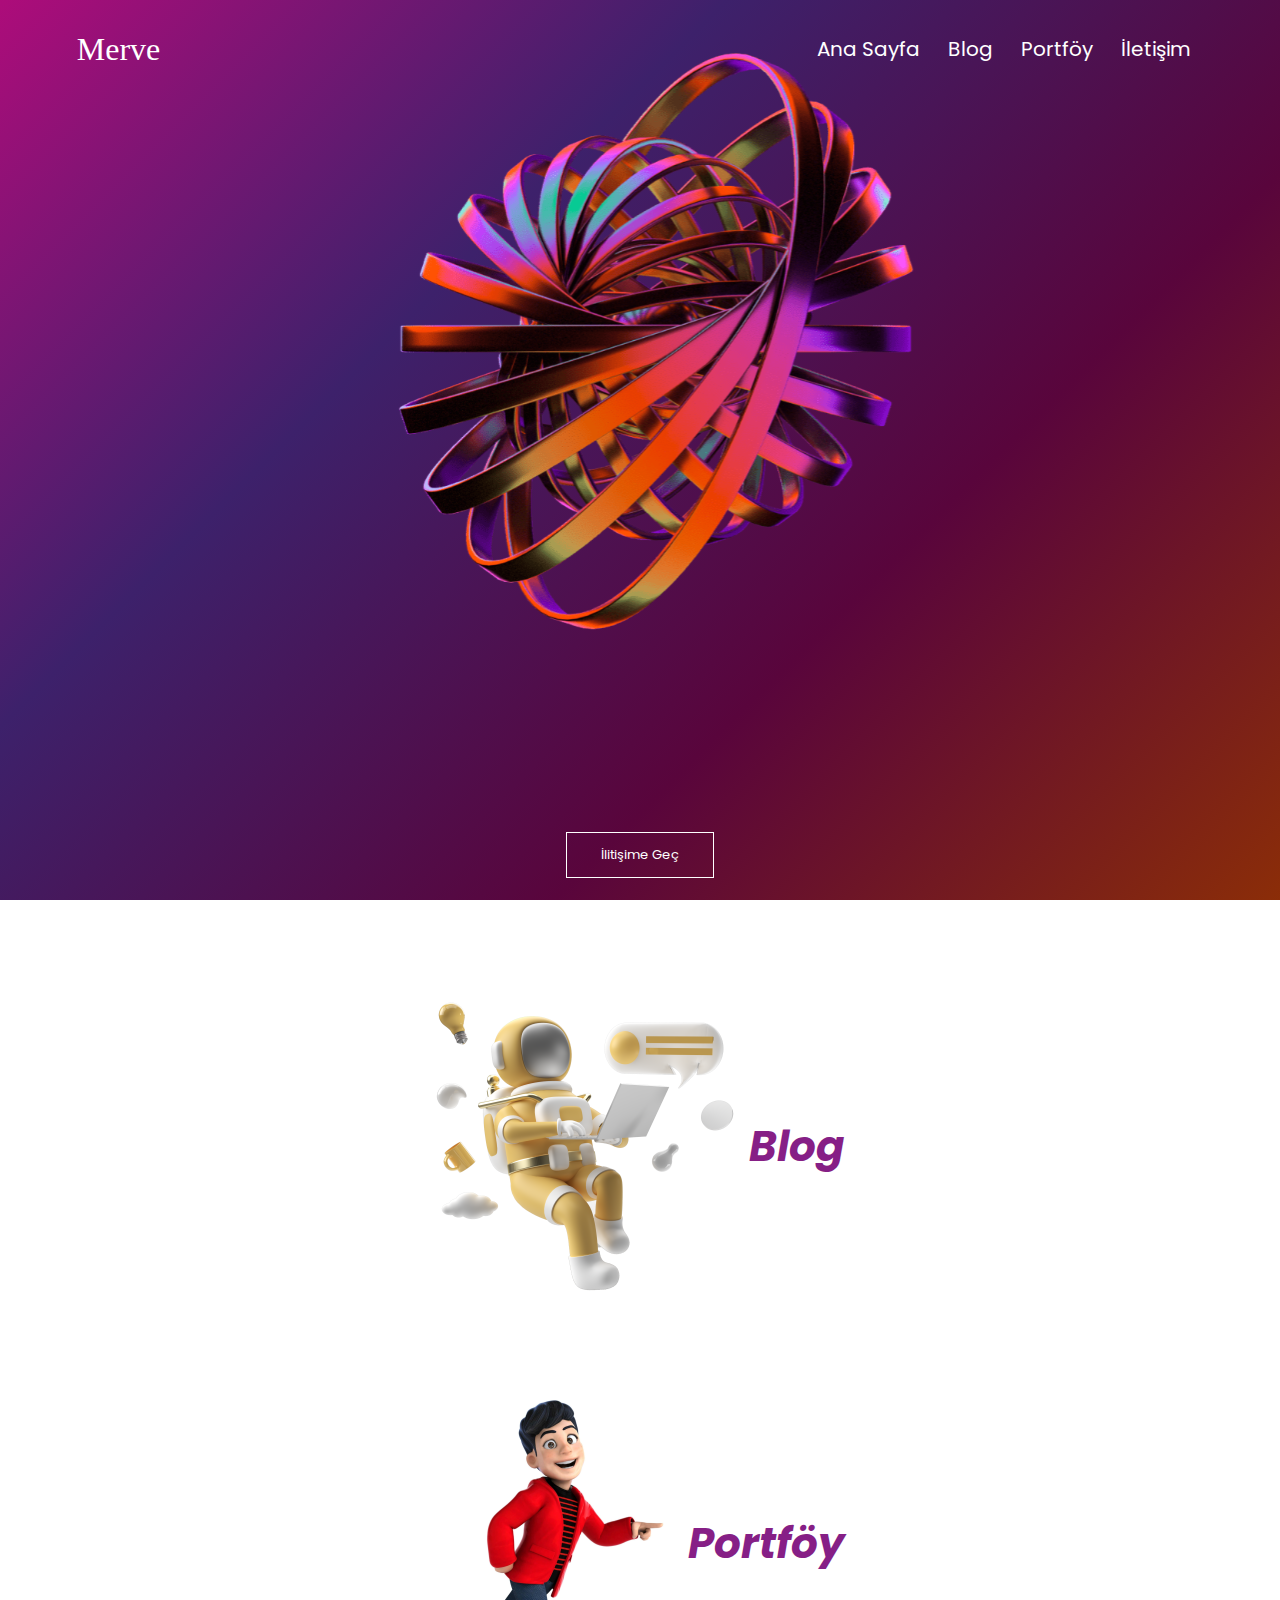
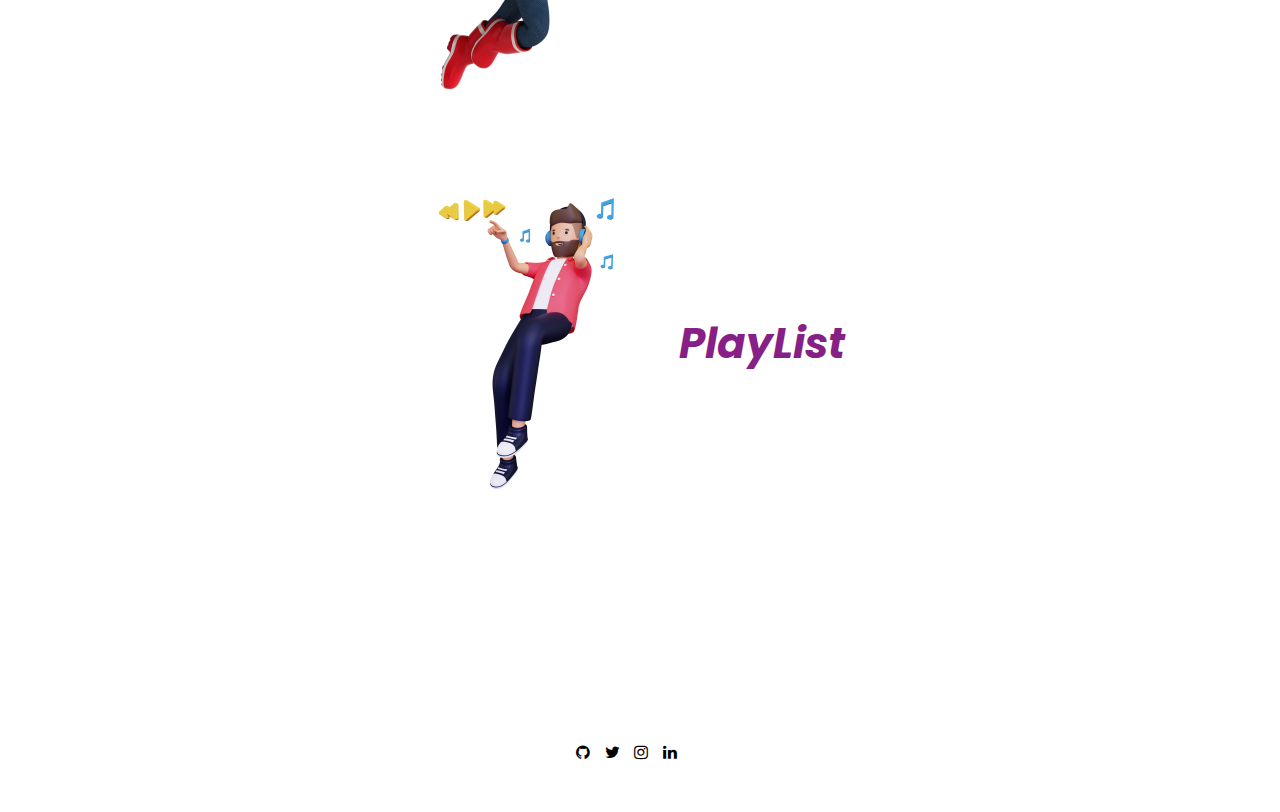
<file: index.html>
<!DOCTYPE html>
<html lang="tr">
<head>
    <meta charset="UTF-8">
    <meta http-equiv="X-UA-Compatible" content="IE=edge">
    <meta name="viewport" content="width=device-width, initial-scale=1.0">
    <title>Merve-Blog</title>
    <link rel="stylesheet" href="./style.css"/>
    <link rel="preconnect" href="https://fonts.gstatic.com" crossorigin>
    <link rel="stylesheet" href="https://fonts.googleapis.com/css2?family=Poppins:wght@100;200;300;400;600;700&display=swap">
    <link rel="stylesheet" href="https://cdnjs.cloudflare.com/ajax/libs/font-awesome/5.4.0/css/all.min.css">
    <link rel="preconnect" href="https://fonts.googleapis.com">
    <link rel="stylesheet" href="https://stackpath.bootstrapcdn.com/font-awesome/4.7.0/css/font-awesome.min.css">   
</head>
<body>
    <section class="header">
        <nav class="header_logo"> 
            <h6 class="isim_logo">Merve</h6>
            <input type="checkbox" id="chk">
            <label for="chk" class="show-menu-btn">
                <i class="fas fa-bars"></i> 
            </label>
            <div class="links" id="link">
                <ul>
                    <li><a href="/">Ana Sayfa</a></li>
                    <li><a href="blog.html">Blog</a></li>
                    <li><a href="portföy.html">Portföy</a></li>
                    <li><a href="iletişim.html">İletişim</a></li>
                    <label for="chk" class="hide-menu-btn">
                        <i class="fas fa-times"></i>
                    </label>
                </ul>
            </div> 
        </nav>
        <div class="iletişim">
            <a href="/iletişim.html">İlitişime Geç</a>
        </div>
    </section>

    <section class="avatarlar">
        <div class="avatar"> 
            <a href="/blog.html" class="avatar_blog"><img src="./assets/images/avatar_blog.webp"><h4>Blog</h4></a>
        </div>
        <div class="avatar">  
            <a href="/portföy.html" class="avatar_portföy"><img src="./assets/images/avatar_portföy.webp"><h4>Portföy</h4></a>
        </div>
        <div class="avatar">
            <a href="#" target="_blank" class="avatar_playlist"><img src="./assets/images/avatar_playlist.webp"><h4>PlayList</h4></a>
        </div>
    </section>

    <section class="social-media">
        <div class="icons">
            <a href="#" target="_blank"><i class="fa fa-github"></i></a>
            <a href="#" target="_blank"><i class="fa fa-twitter"></i></i></a>
            <a href="#" target="_blank"><i class="fa fa-instagram"></i></a>
            <a href="#" target="_blank"><i class="fa fa-linkedin"></i></a>   
        </div>
    </section>
</body> 
</html>
</file>
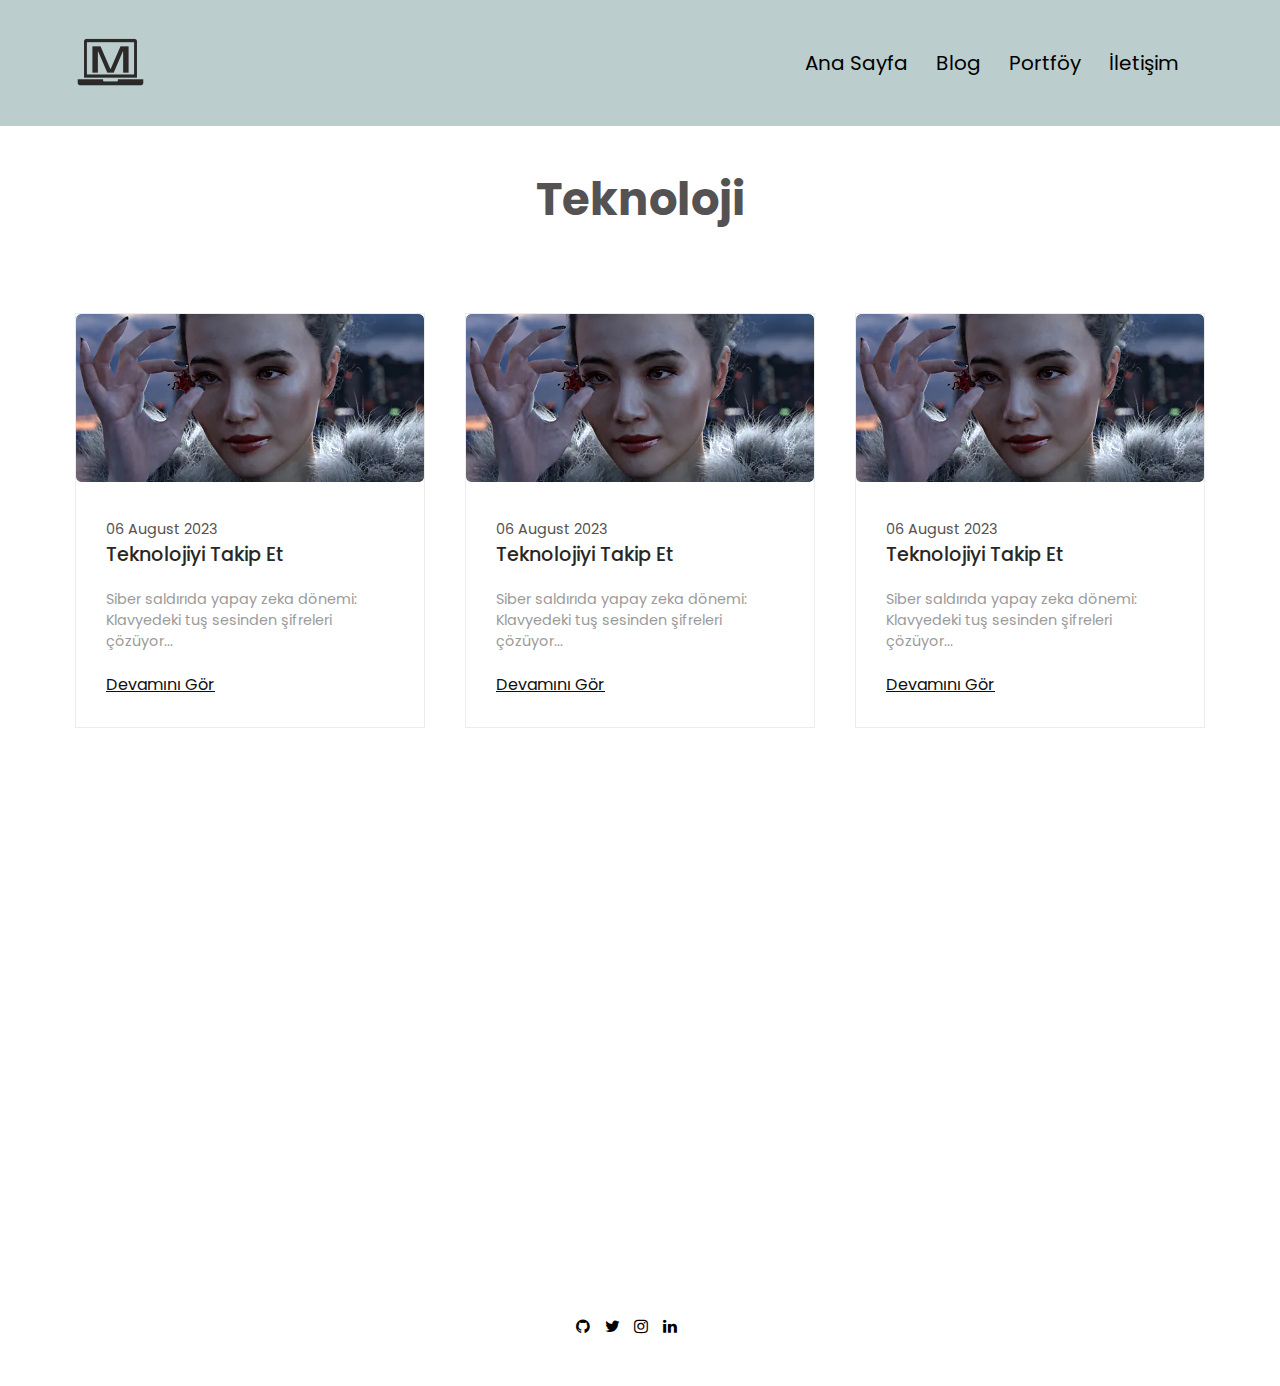
<file: blog.html>
<!DOCTYPE html>
<html lang="tr">
<head>
    <meta charset="UTF-8">
    <meta http-equiv="X-UA-Compatible" content="IE=edge">
    <meta name="viewport" content="width=device-width, initial-scale=1.0">
    <title>Merve-Blog</title>
    <link rel="stylesheet" href="./blog.css"/>
    <link rel="preconnect" href="https://fonts.gstatic.com" crossorigin>
    <link rel="stylesheet" href="https://fonts.googleapis.com/css2?family=Poppins:wght@100;200;300;400;600;700&display=swap">
    <link rel="stylesheet" href="https://cdnjs.cloudflare.com/ajax/libs/font-awesome/5.4.0/css/all.min.css">
    <link rel="preconnect" href="https://fonts.googleapis.com">
    <link rel="stylesheet" href="https://stackpath.bootstrapcdn.com/font-awesome/4.7.0/css/font-awesome.min.css">
    <link rel="stylesheet" href="https://use.fontawesome.com/releases/v5.7.2/css/all.css" integrity="sha384-fnmOCqbTlWIlj8LyTjo7mOUSt-"
    crossorigin="anonymous">
</head>
<body>
    <section class="header">
        <nav class="header_logo"> 
            <div class="m_logo" href="">
                <img src="./assets/images/m_logo.png">
            </div> 
            <input type="checkbox" id="chk">
            <label for="chk" class="show-menu-btn">
                <i class="fas fa-bars"></i> 
            </label>
                <ul class="menu">
                    <a href="/">Ana Sayfa</a>
                    <a href="/blog.html">Blog</a>
                    <a href="/portföy.html">Portföy</a>
                    <a href="/iletişim.html">İletişim</a>
                    <label for="chk" class="hide-menu-btn">
                        <i class="fas fa-times"></i>
                    </label>
                </ul>
        </nav>
    </section>

    <section id="blog">
        <div class="blog-heading">
            <h3>Teknoloji</h3>

        </div>
        <div class="blog-container">
            <div class="blog-box">
                <div class="blog-img">
                    <img src="assets/images/blog.webp" alt="Blog">
                </div>
                <div class="blog-text">
                    <span>
                        06 August 2023</span>
                        <a href="#" class="blog-title">Teknolojiyi Takip Et</a>
                        <p>Siber saldırıda yapay zeka dönemi: Klavyedeki tuş sesinden şifreleri çözüyor...</p>
                        <a href="#">Devamını Gör</a>
                    
                </div>
            </div>

            <div class="blog-box">
                <div class="blog-img">
                    <img src="assets/images/blog.webp" alt="Blog">
                </div>
                <div class="blog-text">
                    <span>
                        06 August 2023</span>
                        <a href="#" class="blog-title">Teknolojiyi Takip Et</a>
                        <p>Siber saldırıda yapay zeka dönemi: Klavyedeki tuş sesinden şifreleri çözüyor...</p>
                        <a href="#">Devamını Gör</a>
                    
                </div>
            </div>

            <div class="blog-box">
                <div class="blog-img">
                    <img src="assets/images/blog.webp" alt="Blog">
                </div>
                <div class="blog-text">
                    <span>
                        06 August 2023</span>
                        <a href="#" class="blog-title">Teknolojiyi Takip Et</a>
                        <p>Siber saldırıda yapay zeka dönemi: Klavyedeki tuş sesinden şifreleri çözüyor...</p>
                        <a href="#">Devamını Gör</a>
                    
                </div>
            </div>
        </div>

    </section>

    <section class="social-media">
        <div class="icons">
            <a href="#" target="_blank"><i class="fa fa-github"></i></a>
            <a href="#" target="_blank"><i class="fa fa-twitter"></i></i></a>
            <a href="#" target="_blank"><i class="fa fa-instagram"></i></a>
            <a href="#" target="_blank"><i class="fa fa-linkedin"></i></a>  
        </div>
    </section>
</body> 
</html>
</file>
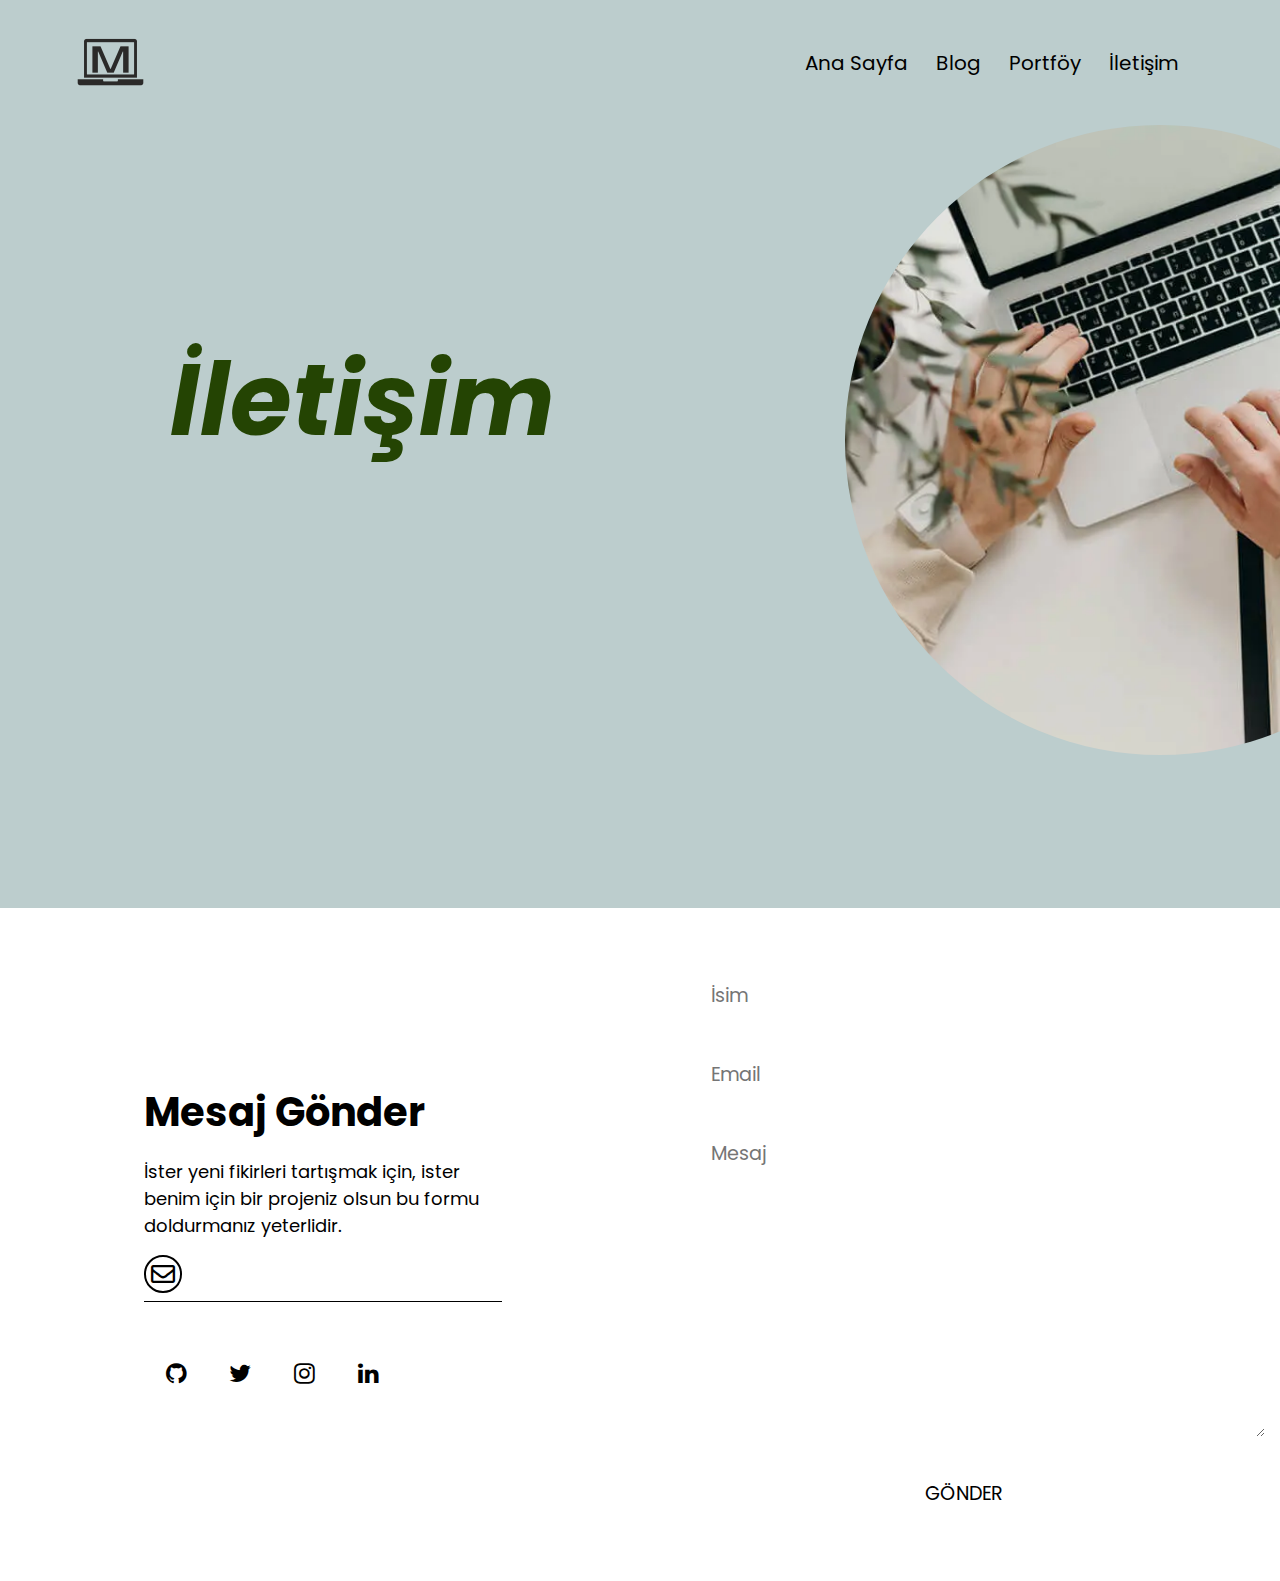
<file: iletişim.html>
<!DOCTYPE html>
<html lang="tr">
<head>
    <meta charset="UTF-8">
    <meta http-equiv="X-UA-Compatible" content="IE=edge">
    <meta name="viewport" content="width=device-width, initial-scale=1.0">
    <title>Merve-Blog</title>
    <link rel="stylesheet" href="./iletişim.css"/>
    <link rel="preconnect" href="https://fonts.gstatic.com" crossorigin>
    <link rel="stylesheet" href="https://fonts.googleapis.com/css2?family=Poppins:wght@100;200;300;400;600;700&display=swap">
    <link rel="stylesheet" href="https://cdnjs.cloudflare.com/ajax/libs/font-awesome/5.4.0/css/all.min.css">
    <link rel="preconnect" href="https://fonts.googleapis.com">
    <link rel="stylesheet" href="https://stackpath.bootstrapcdn.com/font-awesome/4.7.0/css/font-awesome.min.css">
    
</head>
<body>
    <section class="header">
        <nav class="header_logo"> 
            <div class="m_logo" href="">
                <img src="./assets/images/m_logo.png">
            </div> 
            <input type="checkbox" id="chk">
            <label for="chk" class="show-menu-btn">
                <i class="fas fa-bars"></i> 
            </label>
                <ul class="menu">
                    <a href="/">Ana Sayfa</a>
                    <a href="/blog.html">Blog</a>
                    <a href="/portföy.html">Portföy</a>
                    <a href="/iletişim.html">İletişim</a>
                    <label for="chk" class="hide-menu-btn">
                        <i class="fas fa-times"></i>
                    </label>
                </ul>
        </nav>
    </section>

    <section class="contact">
        <div class="title">
            <h1>İletişim</h1>
        </div>
        <div class="image"><img src="./assets/images/iletişim.webp"></div>
    </section>
    
    <section id="contact_area">
        <div class="contact_area_body">
            <div class="contact_area_left">
                <h1 class="title">Mesaj Gönder</h1>
                <p>İster yeni fikirleri tartışmak için, ister benim için bir projeniz olsun bu formu doldurmanız yeterlidir.</p>
                <div class="contact-element">
                    <i class="far fa-envelope"></i>
                    <a href="mailto:"></a>
                </div>
                <div class="social-media">
                    <a href="#" target="_blank"><i class="fa fa-github"></i></a>
                    <a href="#" target="_blank"><i class="fa fa-twitter"></i></i></a>
                    <a href="#" target="_blank"><i class="fa fa-instagram"></i></a>
                    <a href="#" target="_blank"><i class="fa fa-linkedin"></i></a>
                </div>    
            </div>
            <div class="contact_right">               
                <form action="" method="post">
                    <input type="text" name="text" id="text" placeholder="İsim">
                    <input type="email" name="email" id="email" placeholder="Email">
                    <textarea name="message" id="message" rows="10" placeholder="Mesaj"></textarea>
                    <button>GÖNDER</button>
                </form>
            </div>
        </div>
    </section>
</body> 
</html>
</file>
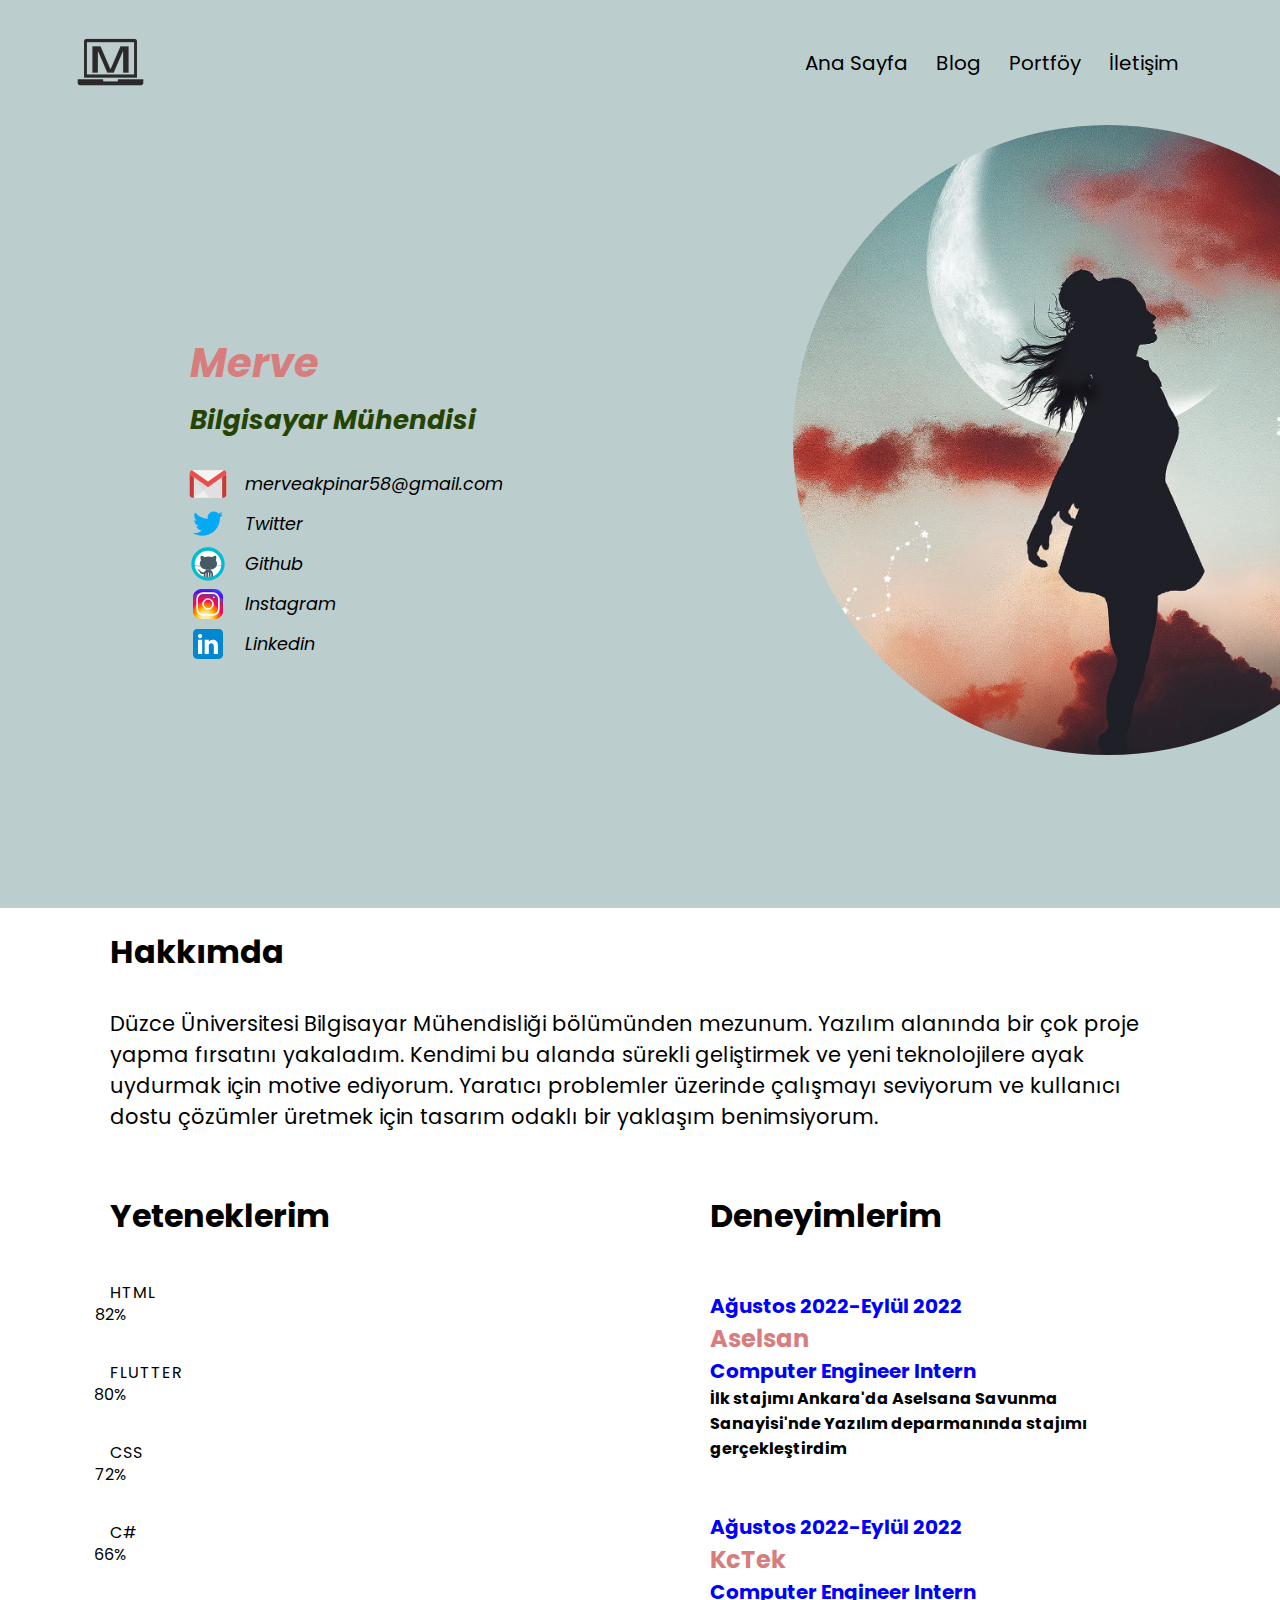
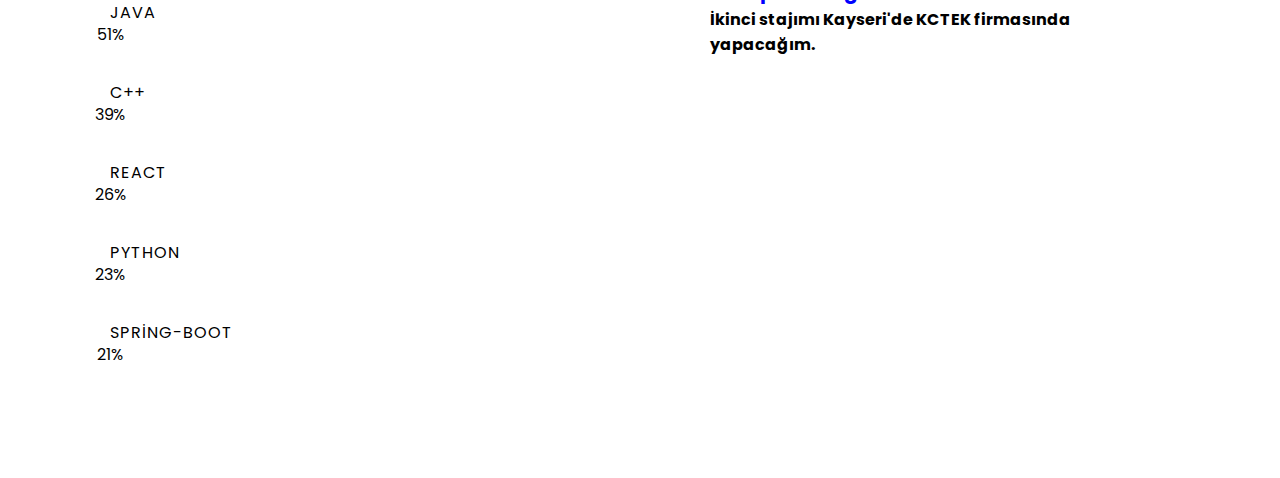
<file: portföy.html>
<!DOCTYPE html>
<html lang="tr">
<head>
    <meta charset="UTF-8">
    <meta http-equiv="X-UA-Compatible" content="IE=edge">
    <meta name="viewport" content="width=device-width, initial-scale=1.0">
    <title>Merve-Blog</title>
    <link rel="stylesheet" href="./portföy.css"/>
    <link rel="preconnect" href="https://fonts.gstatic.com" crossorigin>
    <link rel="stylesheet" href="https://fonts.googleapis.com/css2?family=Poppins:wght@100;200;300;400;600;700&display=swap">
    <link rel="stylesheet" href="https://cdnjs.cloudflare.com/ajax/libs/font-awesome/5.4.0/css/all.min.css">
    <link rel="preconnect" href="https://fonts.googleapis.com">
    <link rel="stylesheet" href="https://stackpath.bootstrapcdn.com/font-awesome/4.7.0/css/font-awesome.min.css">   
</head>
<body>
    <section class="header">
        <nav class="header_logo"> 
            <div class="m_logo" href="">
                <img src="./assets/images/m_logo.png">
            </div> 
            <input type="checkbox" id="chk">
            <label for="chk" class="show-menu-btn">
                <i class="fas fa-bars"></i> 
            </label>
                <ul class="menu">
                    <a href="/">Ana Sayfa</a>
                    <a href="/blog.html">Blog</a>
                    <a href="/portföy.html">Portföy</a>
                    <a href="/iletişim.html">İletişim</a>
                    <label for="chk" class="hide-menu-btn">
                        <i class="fas fa-times"></i>
                    </label>
                </ul>
        </nav>
    </section>

    <section id="genel-bilgi">
        <div class="row">
            <div class="bilgi-left">
                <h6 class="isim_logo">Merve</h6>
                <h6 class="meslek_logo">Bilgisayar Mühendisi</h6>
                <div class="social-media">
                    <a href="#" class="email"><img src="./assets/images/gmail.svg">merveakpinar58@gmail.com</a>
                    <a href="#" target="_blank"><img src="./assets/images/twitter.svg">Twitter</a>
                    <a href="#" target="_blank"><img src="./assets/images/github.svg">Github</a>
                    <a href="#" target="_blank"><img src="./assets/images/instagram.svg">Instagram</a>
                    <a href="#" target="_blank"><img src="./assets/images/linkedin.svg">Linkedin</a>
                </div>
            </div>
            <div class="bilgi-right">
                <div class="image"><img src="./assets/images/portföy.jpg"></div>
            </div>
        </div>
    </section>

    <section class="hakkimda">
        <h1>Hakkımda</h1>
        <p>Düzce Üniversitesi Bilgisayar Mühendisliği bölümünden mezunum. 
            Yazılım alanında bir çok proje yapma fırsatını yakaladım.
            Kendimi bu alanda sürekli geliştirmek ve yeni teknolojilere ayak uydurmak için motive ediyorum.
            Yaratıcı problemler üzerinde çalışmayı seviyorum ve kullanıcı dostu çözümler üretmek için tasarım odaklı bir yaklaşım benimsiyorum.</p>
    </section>

    <section class="deneyim">
        <div class="row">
            <div class="yeteneklerim">
                <h1>Yeteneklerim</h1>
                <h2>HTML</h2>
                <div class="progress-bar">
                    <div class="html"><span>82%</span></div>
                </div>
                <h2>FLUTTER</h2>
                <div class="progress-bar">
                    <div class="flutter"><span>80%</span></div>
                </div>
                <h2>CSS</h2>
                <div class="progress-bar">
                    <div class="css"><span>72%</span></div>
                </div>
                <h2>C#</h2>
                <div class="progress-bar">
                    <div class="c-hashtag"><span>66%</span></div>
                </div>
                <h2>JAVA</h2>
                <div class="progress-bar">
                    <div class="java"><span>51%</span></div>
                </div>
                <h2>C++</h2>
                <div class="progress-bar">
                    <div class="c-plus"><span>39%</span></div>
                </div>
                <h2>REACT</h2>
                <div class="progress-bar">
                    <div class="react"><span>26%</span></div>
                </div>
                <h2>PYTHON</h2>
                <div class="progress-bar">
                    <div class="python"><span>23%</span></div>
                </div>
                <h2>SPRİNG-BOOT</h2>
                <div class="progress-bar">
                    <div class="spring-boot"><span>21%</span></div>
                </div>
            </div>
            <div class="deneyimlerim">
                <h1>Deneyimlerim</h1>
                <div class="staj1">
                    <h3>Ağustos 2022-Eylül 2022</h3>
                    <h2>Aselsan</h2>
                    <h3>Computer Engineer Intern</h3>
                    <h6>İlk stajımı Ankara'da Aselsana Savunma Sanayisi'nde Yazılım deparmanında stajımı gerçekleştirdim</h6>
                </div>
                <div class="staj2">
                    <h3>Ağustos 2022-Eylül 2022</h3>
                    <h2>KcTek</h2>
                    <h3>Computer Engineer Intern</h3>
                    <h6>İkinci stajımı Kayseri'de KCTEK firmasında yapacağım.</h6>  
                </div> 
            </div>
        </div>   
    </section>
</body> 
</html>
</file>
<file: style.css>
*{
    padding: 0;
    margin:0;
    font-family: 'Poppins', sans-serif;
}
.header{
    min-height: 100vh;
    width: 100%;
    color: #fff; 
    background-image:url(assets/images/showcase.svg),linear-gradient(-45deg, rgb(139, 45, 8), rgb(89, 5, 60), rgb(61, 33, 107),rgb(173, 12, 122));
    background-repeat: no-repeat;
    background-position: center top;
    position: relative;
}
.header_logo{
    display: flex;
    padding: 2% 6%;
    justify-content: space-between;
    align-items: center;
}
.isim_logo{
    font-family: "Brush Script MT", cursive;
    font-size:xx-large ;
    cursor: pointer; 
    font-weight: 90; 
}
.links{
    flex: 1;
    text-align: right;
}
.links ul li{
    list-style: none;
    font-family: serif;
    display: inline-block;
    padding: 8px 12px;
    position: relative;
}
.links ul li a{
    color: #fff;
    text-decoration: none;
    font-size: 20px;
}
.links ul li::after{
    content: '';
    width: 0%;
    height: 2px;
    background: #8b2d08 ;
    display: block;
    margin: auto;
    transition: 0.5s;
}
.links ul li:hover::after{
    width: 100%;
}
.iletişim a {
    color: #fff;
    position: absolute;
    top:95%;
    left:50%;
    transform:translate(-50%,-50%);
    text-align: center;
    display: inline-block;
    text-decoration: none;
    border: 1px solid #fff;
    padding: 12px 34px;
    font-size: 13px;
    background: transparent;
    cursor: pointer;       
}
.show-menu-btn, .hide-menu-btn{
    transition: 0.5s;
    font-size: 30px;
    cursor: pointer;
    display: none;
}
.show-menu-btn{
    float: right;
}
.show-menu-btn i{
    line-height: 100%;
    padding: 30px 0;
}
.iletişim a:hover,
.show-menu-btn:hover,
.hide-menu-btn:hover{
    color: #8b2d08; 
}
.iletişim a:hover{
    border: 1px solid #861f86;  
}
#chk{
    position: absolute;
    visibility: hidden;
}
.avatarlar{
    min-height: 100vh;
    width: 100%;
}
.avatar{
    width: 80%;
    margin:auto;
    text-align: center;
    padding-top: 100px;
    list-style: none;
}
.avatarlar .avatar a{
    font-family: "Brush Script MT", cursive;
    font-size:42px;
    cursor: pointer; 
    text-decoration: none; 
    display: flex; 
    align-items: center;
    justify-content: space-between;
    color: #861f86;
    font-style: italic;
}
.avatarlar .avatar a img{
    margin-left: 30%;
}
.avatarlar .avatar a h4{
    margin-right: 30%;
}
.social-media{
    width: 50%;
    height: 8vh;
    position: absolute;
    left: 45%;
    top: 260vh;
}
.social-media .icons{
    display: inline; 
}
.social-media .icons a{
    display: inline-flex;
    width: 25px;
    color: black;
    text-decoration: none;
}
@media screen and (max-width:900px){
    .show-menu-btn, .hide-menu-btn{
        display: block;
    }
    .isim_logo{
        padding: 0px 2px;
    }
    .links{
        position: fixed;
        width: 100%;
        height: 100vh;
        background: #545252;
        right: -100%;
        top: 0;
        text-align: center;
        padding: 80px 0; 
        text-transform: uppercase;
        line-height: normal;
        transition: 0.7s;   
    }
    .links ul li {
        display: block;
        padding: 20px;
    }
    .links ul li a:hover{
        color: #8b2d08; 
    }
    .links ul li:hover::after{
        width: 0%;
    }
    .hide-menu-btn{
        position: absolute;
        top: 40px;
        right: 40px;
    }
    .iletişim{
        display: none;
    }
    #chk:checked~.links{
        right: 0;
    }
}
</file>
<file: blog.css>
*{
    margin: 0;
    padding: 0;
    font-family: 'Poppins', sans-serif;
    box-sizing: border-box;
}
.header{
    background-color: rgb(188, 205, 205);
    height: 14vh;
    width: 100%;
}
.header_logo{
    display: flex;
    padding: 2% 6%;
    justify-content: space-between;
    align-items: center;
    color: #fff;
}
.m_logo{
    cursor: pointer;
}
.menu{
    flex: 1;
    text-align: right;
    list-style: none;
    font-family: serif;
    display: inline-block;
    padding: 8px 12px;
    position: relative;
}
.menu a{
    color: #000;
    text-decoration: none;
    font-size: 20px;
    padding: 0 12px;
}
.show-menu-btn, .hide-menu-btn{
    transition: 0.5s;
    font-size: 30px;
    cursor: pointer;
    display: none;
}
.show-menu-btn{
    float: right;
}
.show-menu-btn i{
    line-height: 100%;
    padding: 30px 0;
}
.show-menu-btn:hover,
.hide-menu-btn:hover{
    color: #8b2d08; 
}
#chk{
    position: absolute;
    visibility: hidden;
}  

body{
    margin: 0px;
    padding: 0px;
    font-family: 'Poppins', sans-serif;
}
#body{
    display: flex;
    justify-content: center;
    align-items: center;
    flex-direction: column;  
    padding: 40px;
    border-bottom: 1 px solid rgba(0,0,0,0.05);
}
.blog-heading{
    display: flex;
    justify-content: center;
    align-items: center;
    flex-direction: column;
    padding: 40px;
    color: #545252;
    font-size: 2.4rem;
    font-weight: 600;
}
.blog-container{
    display: flex;
    justify-content: center;
    align-items: center;
    margin: 20px 0px;
    flex-wrap: wrap;
}
.blog-box{
    width: 350px;
    background-color: #fff;
    border: 1px solid #ececec;
    margin: 20px;
}
.blog-img{
    width: 100%;
    height: auto;
}
.blog-img img{
    width: 100%;
    height: 100%;
    object-fit: cover;
    object-position: center;
}
.blog-text{
    padding: 30px;
    display: flex;
    flex-direction: column;
}
.blog-text span{
    color: #545252;
    font-size: 0.9rem;
}
.blog-text .blog-title{
    text-decoration: none;
    font-size: 1.2rem;
    font-weight: 500;
    color: #272727;
}
.blog-text .blog-title:hover{
    color: #545252; 
    transition: all ease 0.5s;
}
.blog-text p{
    color: #9b9b9b;
    font-size: 0.9rem;
    display: -webkit-box;
    -webkit-line-clamp: 3;
    -webkit-box-orient: vertical;
    overflow: hidden;
    text-overflow: ellipsis;
    margin: 20px 0px;
}
.blog-text a{
    color: #0f0f0f;
}
.blog-text a:hover{
    color: #545252; 
    transition: all ease 0.5s;
}
.social-media{
    width: 50%;
    height: 8vh;
    position: absolute;
    left: 45%;
    top: 146vh;
}
.social-media .icons{
    display: inline; 
}
.social-media .icons a{
    display: inline-flex;
    width: 25px;
    color: black;
    text-decoration: none;
}  
@media screen and (max-width:900px){
    .show-menu-btn, .hide-menu-btn{
        display: block;
    }
    .m_logo{
        padding: 0px 2px;
    }
    .menu{
        position: fixed;
        width: 100%;
        height: 100vh;
        background: #545252;
        right: -100%;
        top:0;
        text-align: center;
        padding: 80px 0; 
        text-transform: uppercase;
        line-height: normal;
        transition: 0.7s; 
    }
    .menu a{
        display: block;
        padding: 20px;
    }
    .menu a:hover{
        color: #8b2d08;
    }
    .menu:hover::after{
        width: 0%;
    }
    .hide-menu-btn{
        position: absolute;
        top: 25px;
        right: 30px;
    }
    #chk:checked~.menu{
        right: 0;
    }  
    .blog-box{
        width: 70%;
    }
    .social-media{
        top: 230vh;
    }
}
</file>
<file: iletişim.css>
*{
    margin: 0;
    padding: 0;
    font-family: 'Poppins', sans-serif;
}
.header_logo{
    display: flex;
    padding: 2% 6%;
    justify-content: space-between;
    align-items: center;
    color: #fff;
}
.m_logo{
    cursor: pointer;
}
.menu{
    flex: 1;
    text-align: right;
    list-style: none;
    font-family: serif;
    display: inline-block;
    padding: 8px 12px;
    position: relative;
}
.menu a{
    color: #000;
    text-decoration: none;
    font-size: 20px;
    padding: 0 12px;
}
.show-menu-btn, .hide-menu-btn{
    transition: 0.5s;
    font-size: 30px;
    cursor: pointer;
    display: none;
}
.show-menu-btn{
    float: right;
}
.show-menu-btn i{
    line-height: 100%;
    padding: 30px 0;
}
.show-menu-btn:hover,
.hide-menu-btn:hover{
    color: #8b2d08; 
}
#chk{
    position: absolute;
    visibility: hidden;
}    
body{
    background-color: rgb(188, 205, 205);
}
.contact{
    display: flex;
    min-height: 87vh;
    width: 100%;
    color: #fff;
}
.contact .title{
    flex: 4;
    font-size: 50px;
    color: rgb(36, 68, 3);
    font-family: "Brush Script MT", cursive;
    padding: 200px 170px;
    font-style: italic;
}
.contact img{
    flex:5;
    border-radius: 50%;
    width: 630px;
    height: 630px;
    object-fit: cover;
    margin: 0px 120px;
}
#contact_area{
    width: 100%;
    overflow: hidden;
}
.contact_area_body{
    background-color: #fff;
    color: #000;
    box-sizing: border-box;
    font-family: 'Gill Sans', 'Gill Sans MT', Calibri, 'Trebuchet MS', sans-serif;
    display: flex;
    justify-content: center;
    align-items: center;
}
.contact_area_left{
    width: 40%;
    padding: 9rem;
}
.title{
    font-size: 2.5rem;
    margin-bottom: 1rem;
}
.contact_area_left p{
    margin-bottom: 1rem;
    font-size: large;
}
.contact-element{
    padding-bottom: 0.5rem;
    border-bottom: 1px solid #000;
    margin: 0.5rem 0;
    display: flex;
    align-items: center;
    font-size: 1.1rem;
}
.contact-element i{
    color: #000;
    padding: 0.3rem;
    border-radius: 50%;
    border: 2px solid #000;
    font-size: 1.5rem;
    margin-right: 0.5rem;
    transition: all 0.4s ease;
}
.contact-element a{
    color: #000000;
    text-decoration: none;
}
.social-media{
    border-bottom: 1px solid #ffffff;
    padding-top: 2rem;
    display: flex;
    align-items: center;
}
.social-media a{
    color: #000;
    width: 4rem;
    height: 4rem;
    line-height: 4rem;
    text-align: center;
    font-size: 1.5rem;
    background-color: #ffffff;
}
.contact_right{
    width: 60%;
    padding: 3rem;
}
.contact_right form{
    display: flex;
    flex-direction: column;
    justify-content: center;
}
.contact_right form input, textarea, button{
    width: 100%;
    margin: 1rem 0;
    background-color: transparent;
    font-size: 1.2rem;
    padding: 0.5rem 1rem;
    outline: none;
    border: 1px solid #fff;
    color: #000; 
    transition: all 0.4s ease;
}
.contact_right form button{
    background-color: #ffffff;
    color:  #000;
    cursor: pointer;
}
.contact_right form button:hover{
    background-color: #fff;
    color:  #767373;
}
.contact_right form input:hover, textarea:hover{
    color: #000000;
    background-color: #ffffff;
}
.contact_right form input:focus, textarea:focus{
    color: #000000;
    background-color: #ffffff;
}
@media screen and (max-width:900px){
    .show-menu-btn, .hide-menu-btn{
        display: block;
    }
    .m_logo{
        padding: 0px 2px;
    }
    .menu{
        position: fixed;
        width: 100%;
        height: 100vh;
        background: #545252;
        right: -100%;
        top:0;
        text-align: center;
        padding: 80px 0; 
        text-transform: uppercase;
        line-height: normal;
        transition: 0.7s; 
    }
    .menu a{
        display: block;
        padding: 20px;
    }
    .menu a:hover{
        color: #8b2d08;
    }
    .menu:hover::after{
        width: 0%;
    }
    .hide-menu-btn{
        position: absolute;
        top: 25px;
        right: 30px;
    }
    #chk:checked~.menu{
        right: 0;
    }  
    .contact{
        flex-direction: column;
        display: flex;
    }
    .contact .title{
        margin: -240px 110px;
    }
    .contact img{
        flex:5;
        width: 550px;
        height: 550px;
        object-fit: cover;
        margin: 50px 120px;
    }
    .contact_area_body{
        flex-direction: column;
        display: flex;
    }
    .contact_area_left{
        padding: 90px 0px;
        width: 68%;
    }
    .contact_area_left .social-media a{
        text-decoration: none;
    }
    .contact_area_left .social-media a i{
       display: flex;
       padding: 0px 5px;
    }
    .contact_right{
        width: 72%;
        margin: -63px 0px;
    }
}
</file>
<file: portföy.css>
*{
    box-sizing: border-box;
    margin: 0;
    padding: 0;
    font-family: 'Poppins', sans-serif;
}
.header_logo{
    display: flex;
    padding: 2% 6%;
    justify-content: space-between;
    align-items: center;
    color: #fff;
}
.m_logo{
    cursor: pointer;
}
.menu{
    flex: 1;
    text-align: right;
    list-style: none;
    font-family: serif;
    display: inline-block;
    padding: 8px 12px;
    position: relative;
}
.menu a{
    color: #000;
    text-decoration: none;
    font-size: 20px;
    padding: 0px 12px;
}
.show-menu-btn, .hide-menu-btn{
    transition: 0.5s;
    font-size: 30px;
    cursor: pointer;
    display: none;
}
.show-menu-btn{
    float: right;
}
.show-menu-btn i{
    line-height: 100%;
    padding: 30px 0;
}
.show-menu-btn:hover,
.hide-menu-btn:hover{
    color: #8b2d08; 
}
#chk{
    position: absolute;
    visibility: hidden;
}
body{
    background-color: rgb(188, 205, 205);
}
.row{
    min-height: 87vh;
    width: 100%;
    color: #000;
    display: flex;
}
.bilgi-left{
    flex: 4;
    font-size: 50px;
    color: rgb(36, 68, 3);
    font-style: italic;
    padding: 200px 170px;
}
.bilgi-left .social-media{
    margin: 1.5rem 0;
}
.bilgi-left .social-media a{
    text-decoration:none;
    display: flex;
    align-items: center;
    font-size: 1.1rem;
    color: #000;
}
.bilgi-left .social-media a img{
    padding: 0 1.1rem;
    height: 40px;
}
.bilgi-left h6{
    margin: 8px 20px;
}
.bilgi-left .isim_logo{
    font-size: 40px;
    color: #d77d7d;  
}
.bilgi-left .meslek_logo{
    font-size: 26px;
}
.bilgi-right img{
    flex:5;
    border-radius: 50%;
    width: 630px;
    height: 630px;
    object-fit: cover;
    margin: 0px 120px;
}
.hakkimda{
    width: 100%;
    height: 20vh;
    background-color: #fff;
}
.hakkimda h1{
    font-size: 32px;
    padding: 20px 110px;  
}
.hakkimda p{
    font-size: 21px;
    padding: 12px 110px; 
}
.deneyim {
    width: 100%;
    height: 110vh;
    background-color: #fff;
    display: flex;
    align-items: center;
    justify-content: space-between;
    padding: 20px 110px;
}
.yeteneklerim h1{
    font-size: 32px;
}
.yeteneklerim h2{
    font-weight: 400;
    letter-spacing: 1px;
    margin-top: 40px;
    margin-bottom: 5px;
    color: #000;
    font-size: 16px;
}
.progress-bar{
    background: #fff;
    width: 600px;
    height: 10px;
    border-radius: 5px;
}
.progress-bar div{
    height: 10px;
    border-radius: 5px;
    width: 0%;
    background:#0000ff ;
}
.progress-bar div span{
    height: 40px;
    width: 40px;
    border-radius: 50%;
    background: #fff;
    float: right;
    margin-top: -15px;
    margin-right: -20px;    
    color: #000;
    display: flex;
    align-items: center;
    justify-content: center;
}
.html{
    animation: html 1s linear forwards;
}
.flutter{
    animation: flutter 1s linear forwards; 
}
.css{
    animation: css 1s linear forwards;
}
.c-hashtag{
    animation: c-hashtag 1s linear forwards;
}
.java{
    animation: java 1s linear forwards;
}
.c-plus{
    animation: c-plus 1s linear forwards;
}
.react{
    animation: react 1s linear forwards;
}
.python{
    animation: python 1s linear forwards;
}
.spring-boot{
    animation: spring-boot 1s linear forwards;
}
@keyframes html{
    100%{
        width:82%;
    }
}
@keyframes flutter{
    100%{
        width:80%;
    }
}
@keyframes css{
    100%{
        width:72%;
    }
}
@keyframes c-hashtag{
    100%{
        width:66%;
    }
}
@keyframes java{
    100%{
        width:51%;
    }
}
@keyframes c-plus{
    100%{
        width:39%;
    }
}
@keyframes react{
    100%{
        width:26%;
    }
}
@keyframes python{
    100%{
        width:23%;
    }
}
@keyframes spring-boot{
    100%{
        width:21%;
    }
}
.deneyimlerim h1{
    font-size: 32px;
}
.deneyimlerim .staj1{
    padding: 51px 0px; 
}
.deneyimlerim div{
    font-weight: 400;
    color: #000;
}
.deneyimlerim div h3{
    font-size: 20px;
    color: #0000ff;
}
.deneyimlerim div h2{
    font-size: 24px;
    color: #d77d7d;
}
.deneyimlerim div h6{
    font-size: 16px;
    color: #000000;
}
@media screen and (max-width:900px){
    .show-menu-btn, .hide-menu-btn{
        display: block;
    }
    .m_logo{
        padding: 0px 2px;
    }
    .menu{
        position: fixed;
        width: 100%;
        height: 100vh;
        background: #545252;
        right: -100%;
        top:0;
        text-align: center;
        padding: 80px 0; 
        text-transform: uppercase;
        line-height: normal;
        transition: 0.7s; 
    }
    .menu a{
        display: block;
        padding: 20px;
    }
    .menu a:hover{
        color: #8b2d08;
    }
    .menu:hover::after{
        width: 0%;
    }
    .hide-menu-btn{
        position: absolute;
        top: 25px;
        right: 30px;
    }
    #chk:checked~.menu{
        right: 0;
    }
    #genel-bilgi .row{
        flex-direction: column;
        display: flex;
    }
    .bilgi-left{
        margin: -240px 110px;
    }
    .bilgi-left .isim_logo{
        font-size: 26px;
    }
    .bilgi-left .meslek_logo{
        font-size: 19px;
    }
    .bilgi-right img{
        flex:5;
        width: 550px;
        height: 550px;
        object-fit: cover;
        margin: 50px 120px;
    }
    .hakkimda h1{
        padding: 8px 20px;  
    }
    .hakkimda p{
        padding: 1px 20px; 
        font-size: 18px;
    }
    .deneyim{
        height: 160vh;
    }
    .deneyim .row{
        flex-direction: column;
        display: flex;
        width: 72%;
        margin: 0px -90px;
    }
    .deneyimlerim{
        margin: 18px 0px;
    }
    .deneyimlerim div{
        margin: -25px 0px;       
    } 
}
</file>
